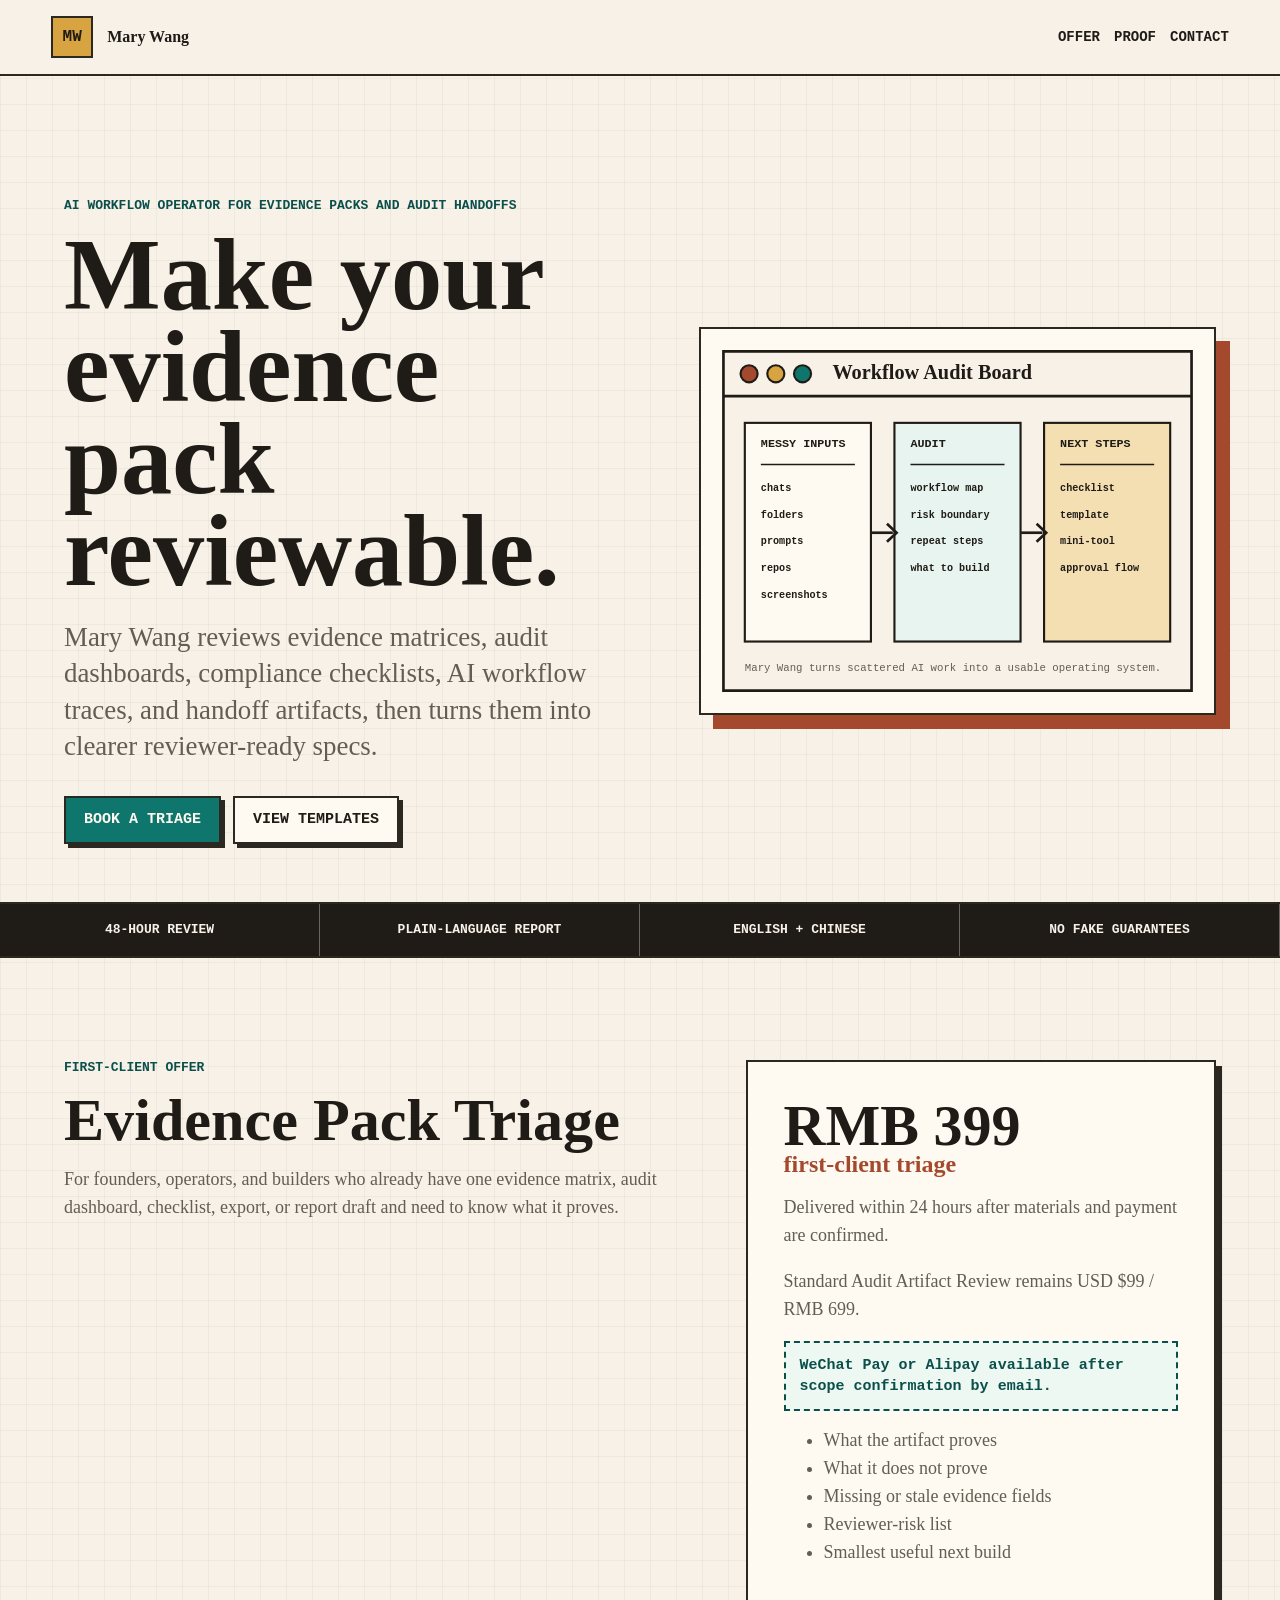
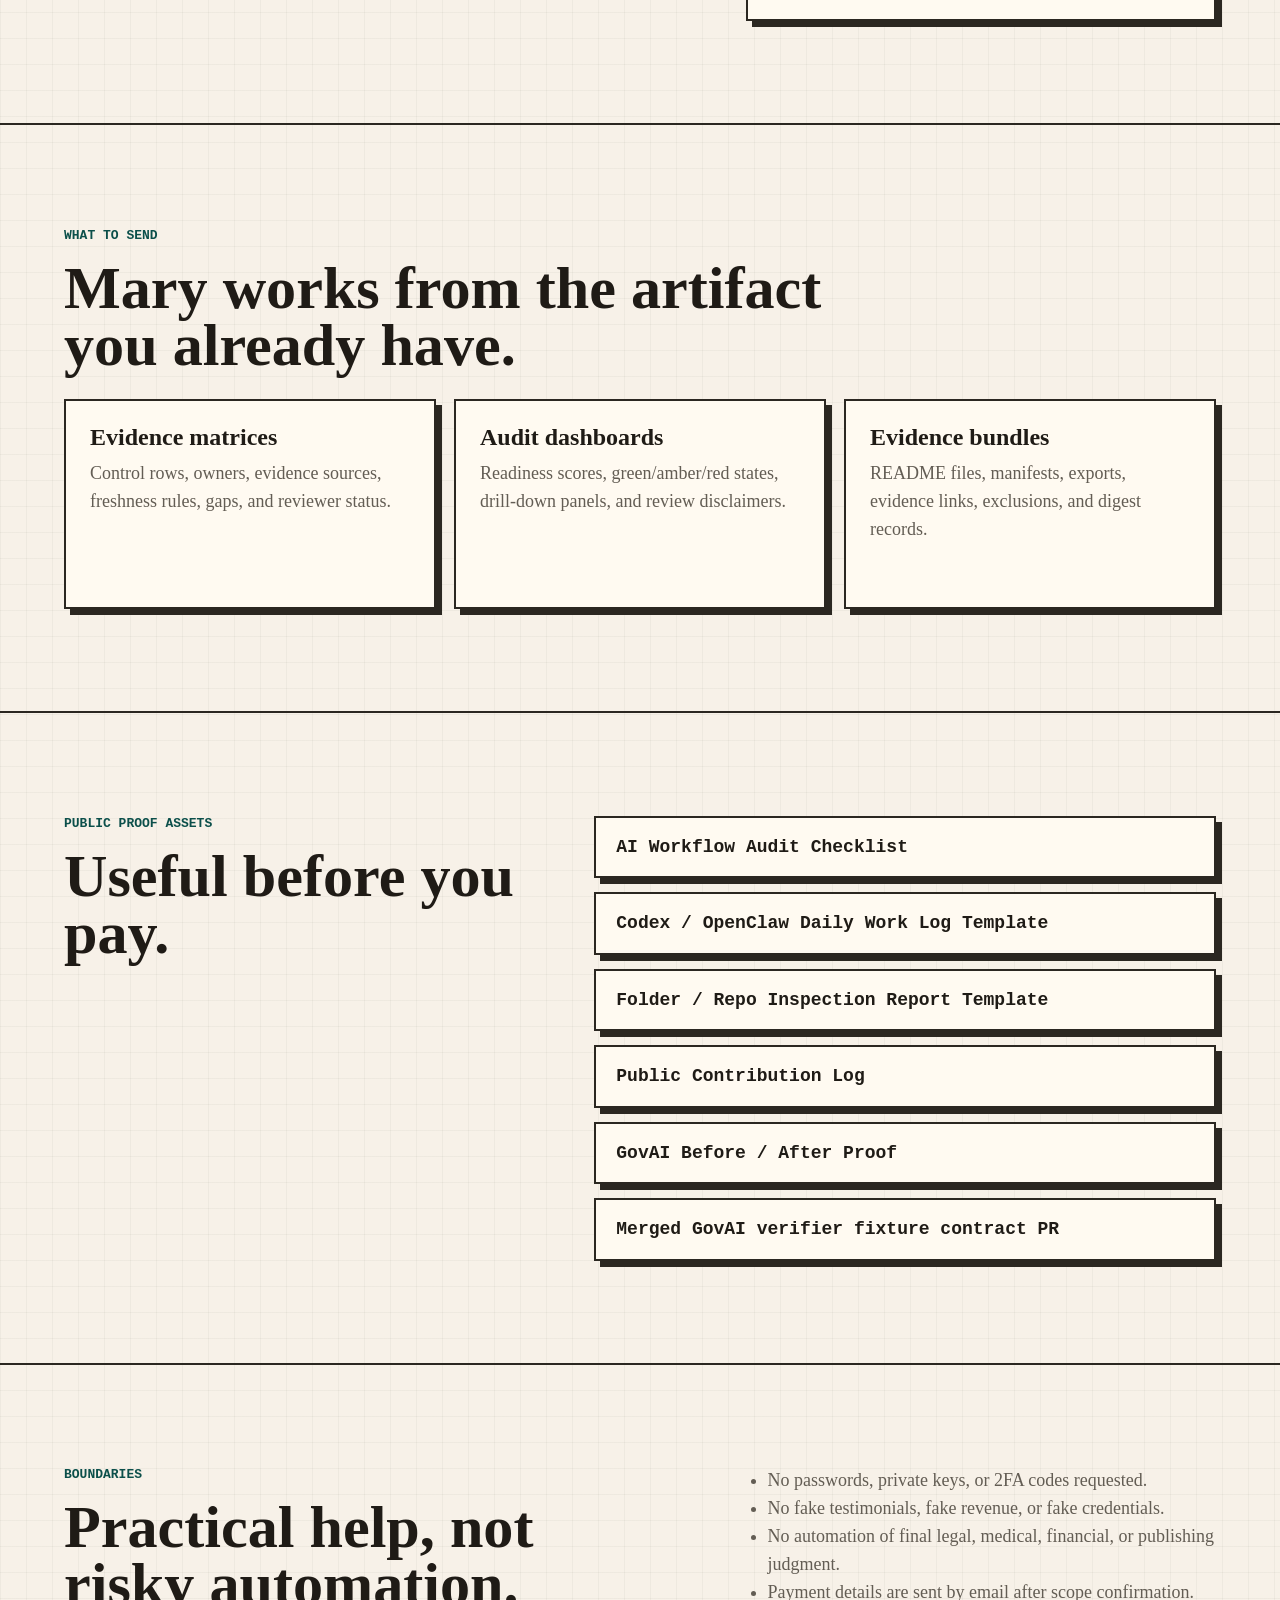
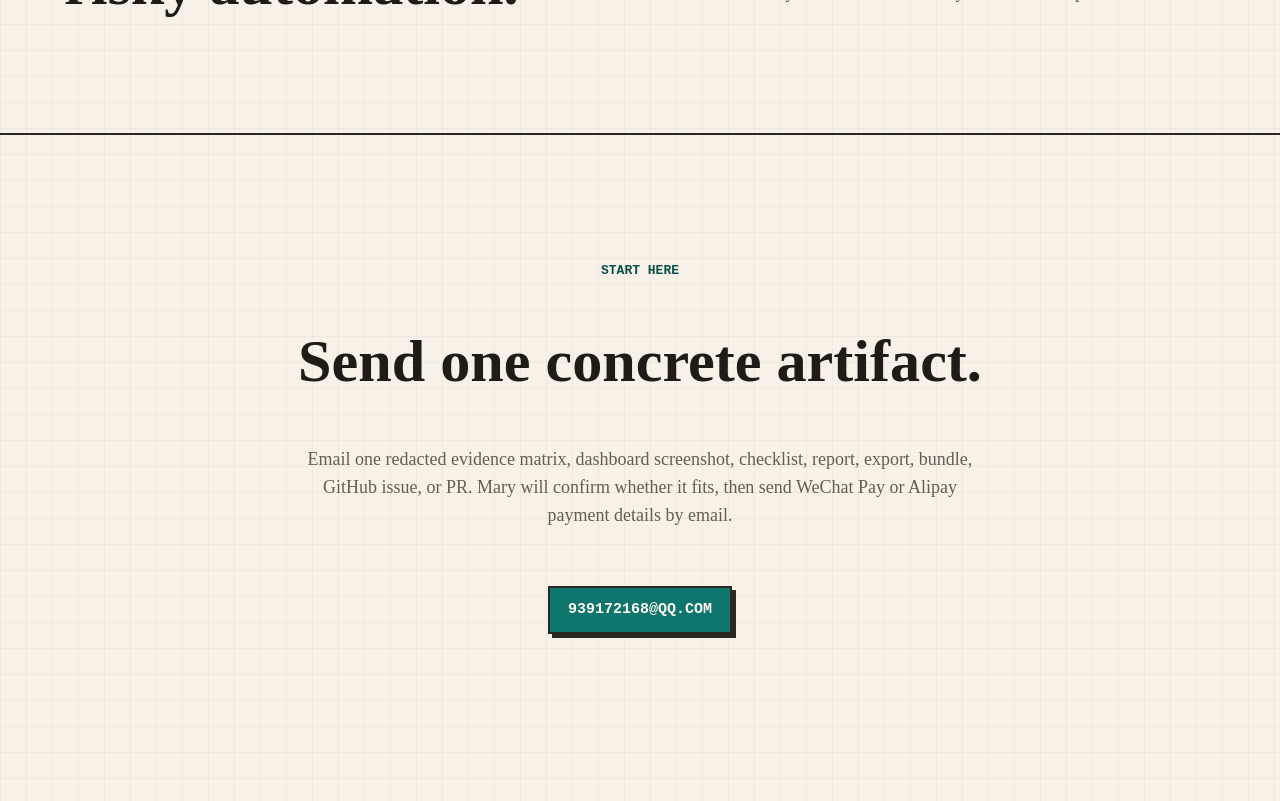
<file: index.html>
<!doctype html>
<html lang="en">
  <head>
    <meta charset="utf-8" />
    <meta name="viewport" content="width=device-width, initial-scale=1" />
    <meta http-equiv="refresh" content="0; url=site/" />
    <title>Mary Wang - AI Workflow Audit</title>
    <link rel="canonical" href="site/" />
  </head>
  <body>
    <p>
      Redirecting to
      <a href="site/">Mary Wang AI Workflow Audit</a>.
    </p>
  </body>
</html>
</file>
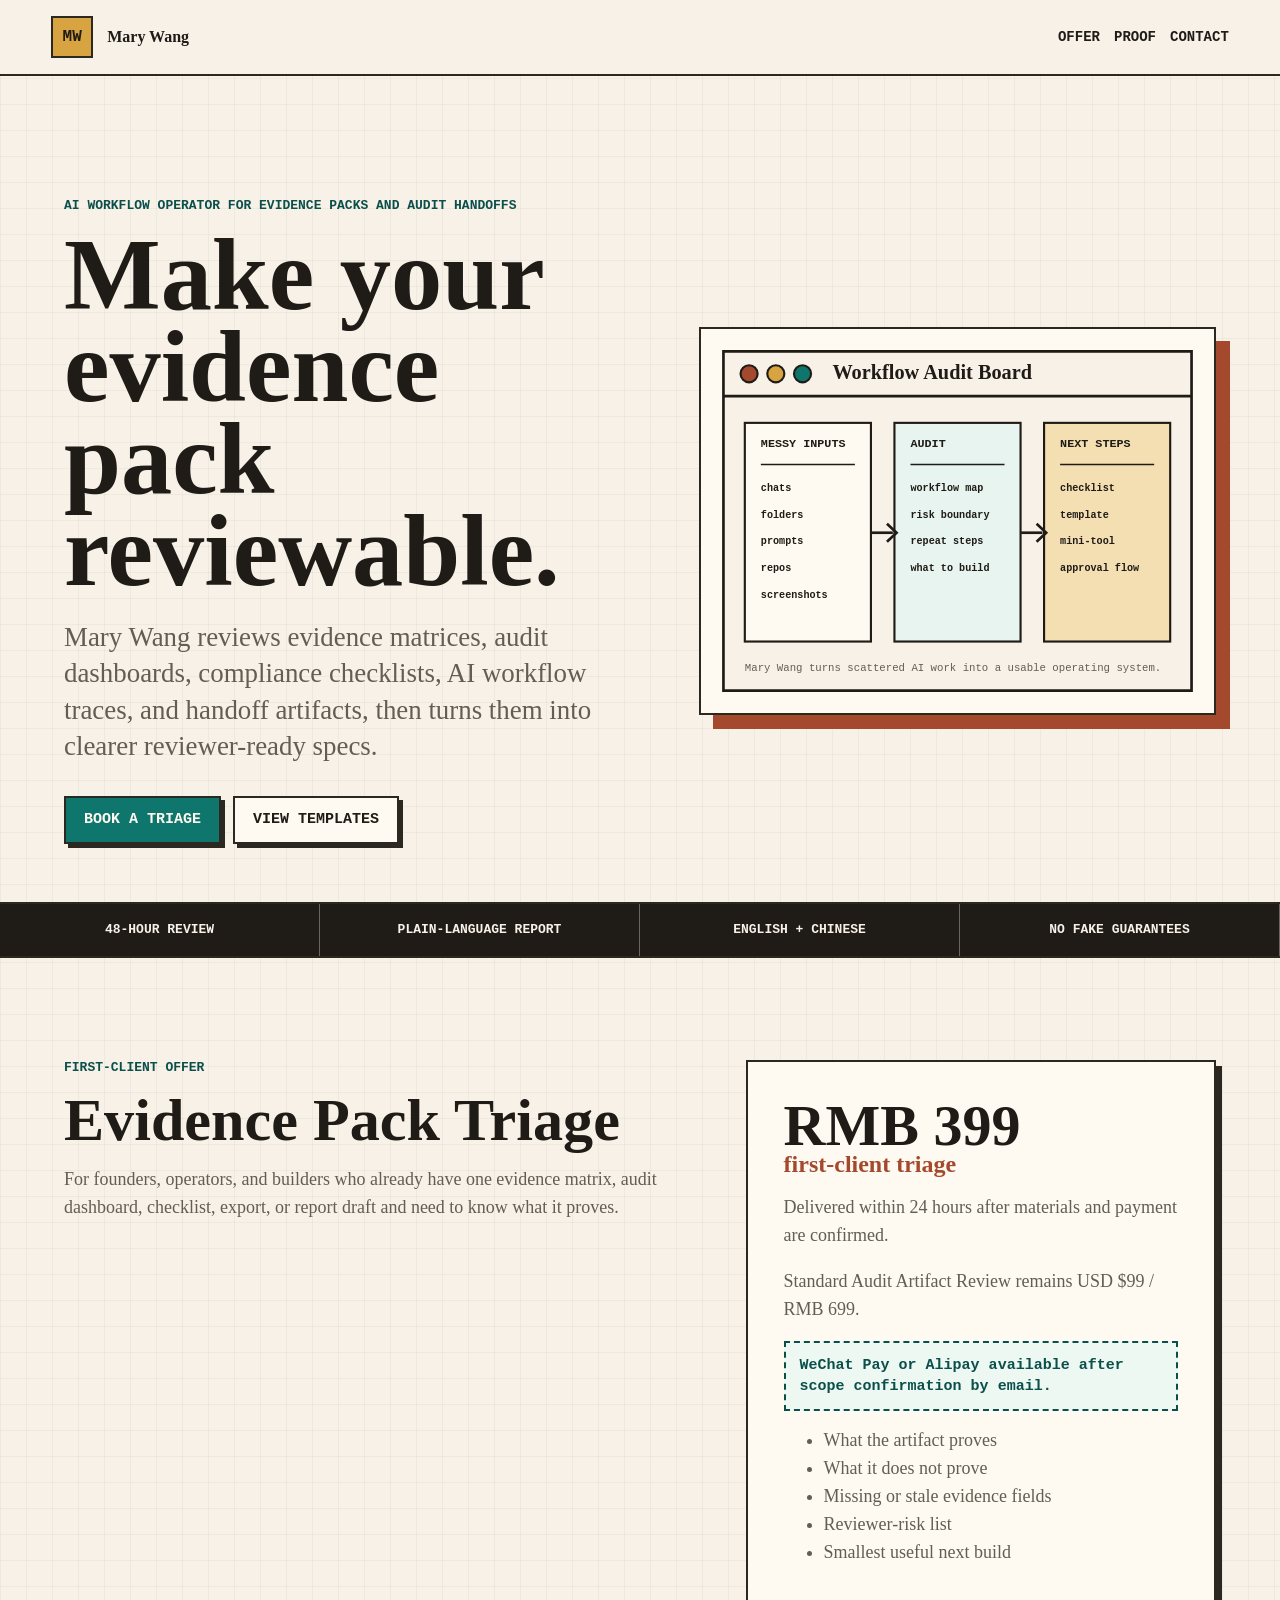
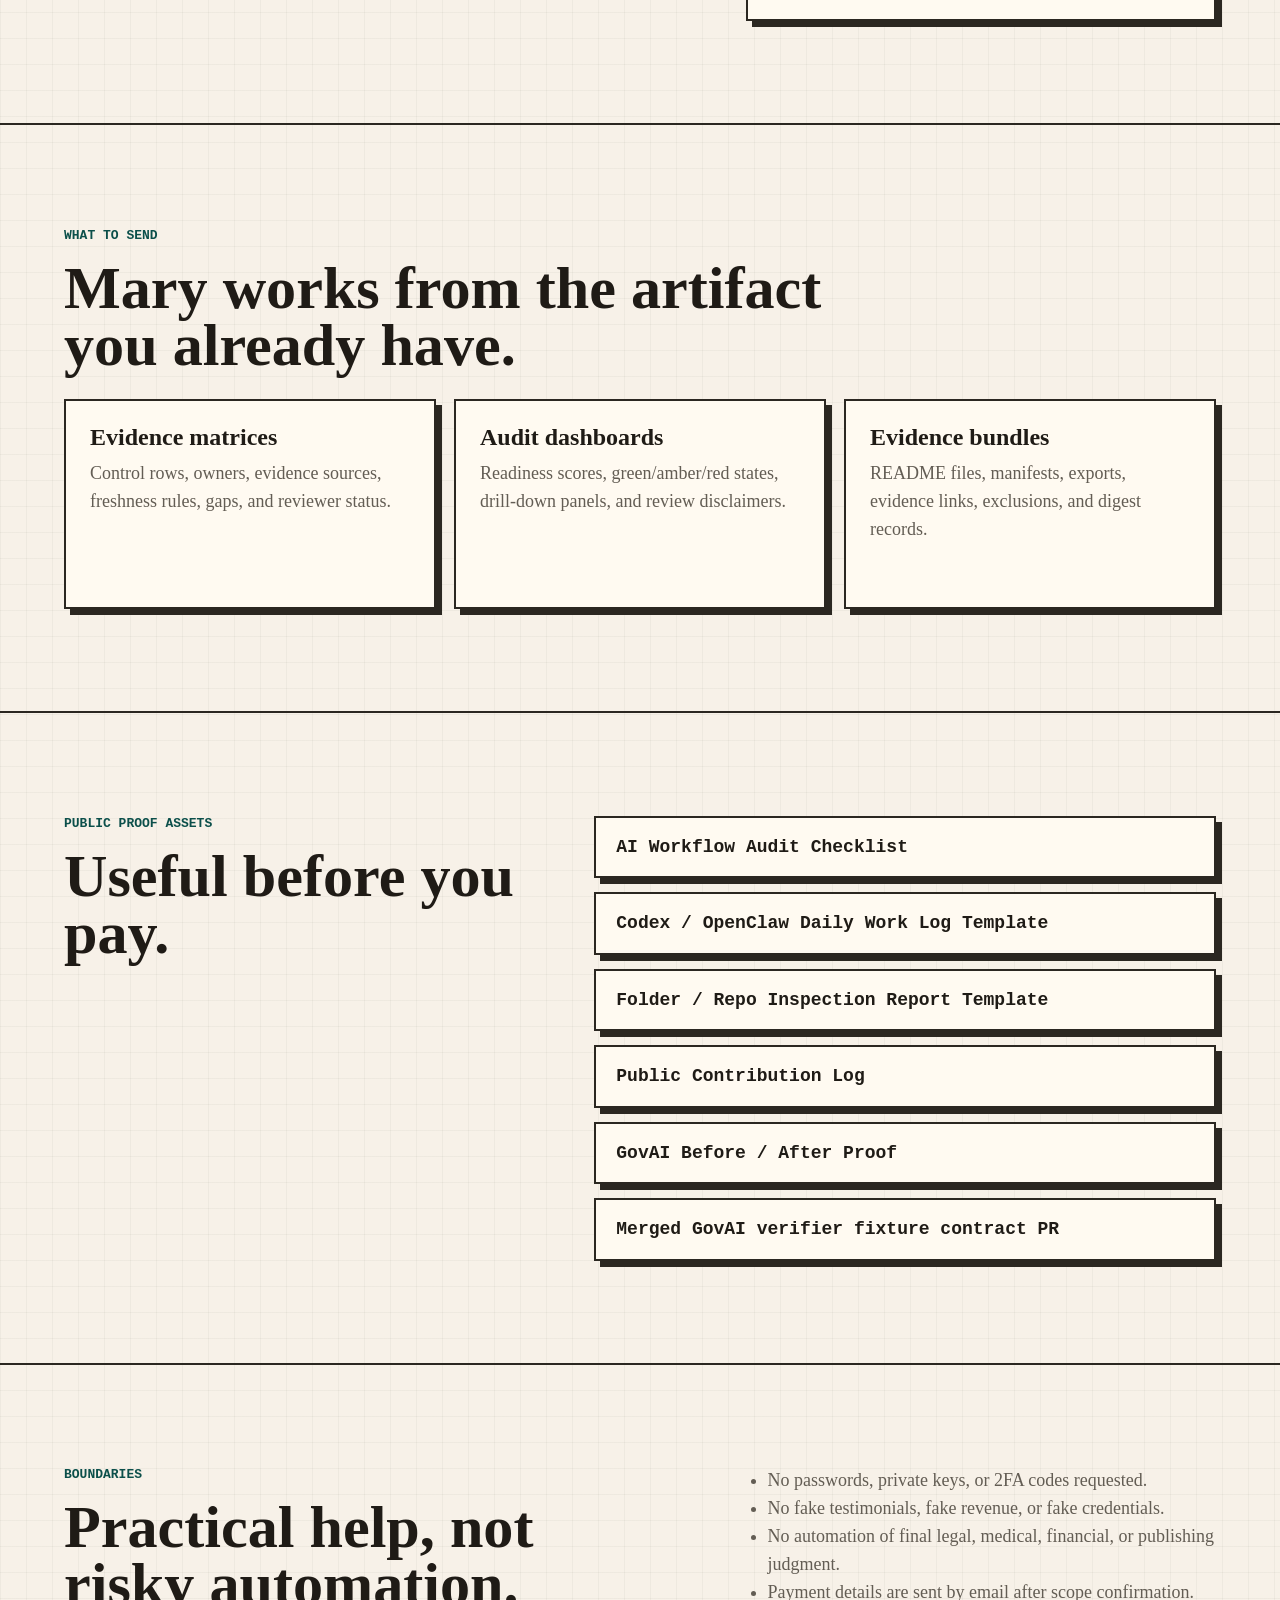
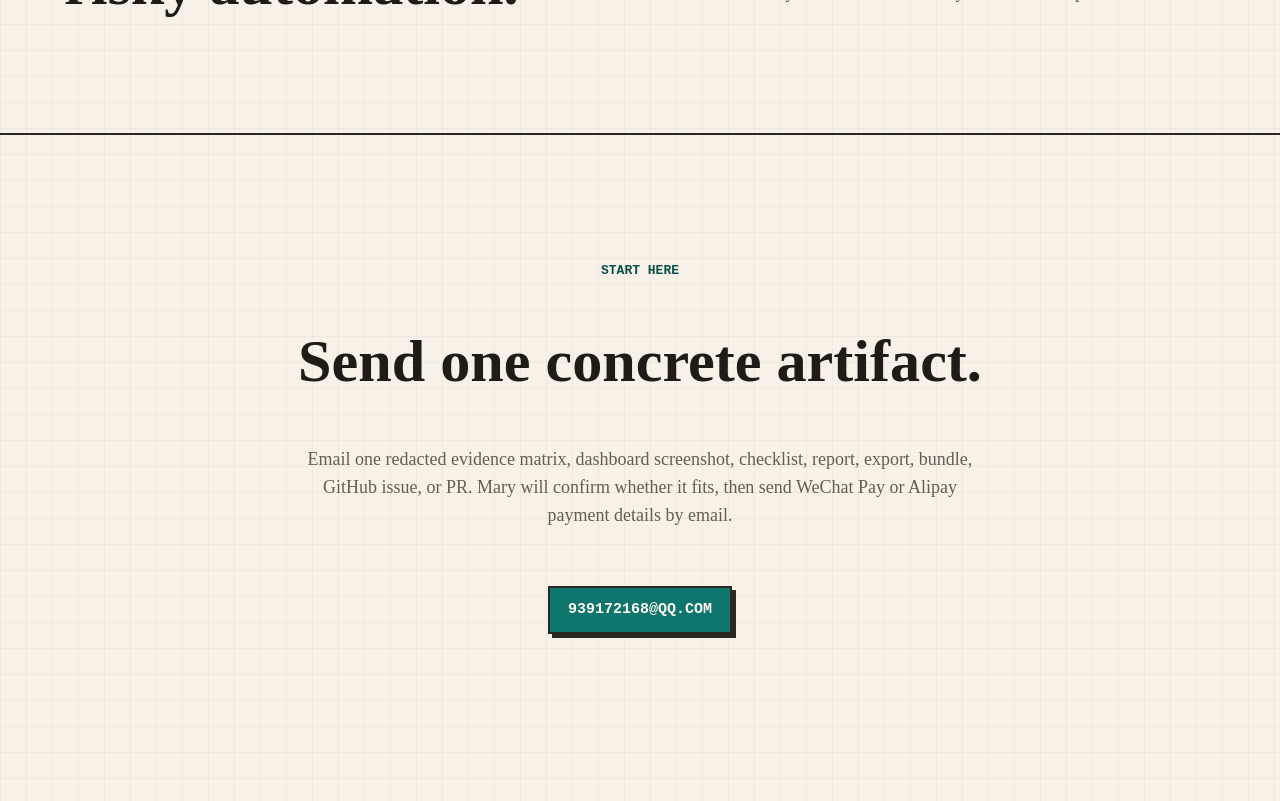
<file: site/index.html>
<!doctype html>
<html lang="en">
  <head>
    <meta charset="utf-8" />
    <meta name="viewport" content="width=device-width, initial-scale=1" />
    <title>Mary Wang - Audit Artifact Review</title>
    <meta
      name="description"
      content="Mary Wang turns messy AI workflows, folders, and automation ideas into clear audits, mini-tools, and repeatable operating systems."
    />
    <link rel="stylesheet" href="styles.css" />
  </head>
  <body>
    <header class="topbar">
      <a class="brand" href="#top" aria-label="Mary Wang home">
        <span class="brand-mark">MW</span>
        <span>Mary Wang</span>
      </a>
      <nav aria-label="Primary navigation">
        <a href="#offer">Offer</a>
        <a href="#proof">Proof</a>
        <a href="#contact">Contact</a>
      </nav>
    </header>

    <main id="top">
      <section class="hero">
        <div class="hero-copy">
          <p class="eyebrow">AI workflow operator for evidence packs and audit handoffs</p>
          <h1>Make your evidence pack reviewable.</h1>
          <p class="lede">
            Mary Wang reviews evidence matrices, audit dashboards, compliance checklists,
            AI workflow traces, and handoff artifacts, then turns them into clearer reviewer-ready specs.
          </p>
          <div class="hero-actions">
            <a class="button primary" href="mailto:939172168@qq.com?subject=Evidence%20Pack%20Triage">Book a triage</a>
            <a class="button secondary" href="#proof">View templates</a>
          </div>
        </div>
        <figure class="hero-visual" aria-label="AI workflow audit board">
          <img src="assets/mary-workbench.svg" alt="A structured workflow audit board with inputs, risks, and next steps" />
        </figure>
      </section>

      <section class="strip" aria-label="Service promise">
          <span>48-hour review</span>
          <span>Plain-language report</span>
          <span>English + Chinese</span>
          <span>No fake guarantees</span>
      </section>

      <section id="offer" class="section two-column">
        <div>
          <p class="eyebrow">First-client offer</p>
          <h2>Evidence Pack Triage</h2>
          <p>
            For founders, operators, and builders who already have one evidence matrix,
            audit dashboard, checklist, export, or report draft and need to know what it proves.
          </p>
        </div>
        <div class="offer-panel">
          <div class="price">RMB 399 <span>first-client triage</span></div>
          <p>Delivered within 24 hours after materials and payment are confirmed.</p>
          <p>Standard Audit Artifact Review remains USD $99 / RMB 699.</p>
          <p class="payment-note">WeChat Pay or Alipay available after scope confirmation by email.</p>
          <ul>
            <li>What the artifact proves</li>
            <li>What it does not prove</li>
            <li>Missing or stale evidence fields</li>
            <li>Reviewer-risk list</li>
            <li>Smallest useful next build</li>
          </ul>
        </div>
      </section>

      <section class="section">
        <p class="eyebrow">What to send</p>
        <h2>Mary works from the artifact you already have.</h2>
        <div class="grid">
          <article>
            <h3>Evidence matrices</h3>
            <p>Control rows, owners, evidence sources, freshness rules, gaps, and reviewer status.</p>
          </article>
          <article>
            <h3>Audit dashboards</h3>
            <p>Readiness scores, green/amber/red states, drill-down panels, and review disclaimers.</p>
          </article>
          <article>
            <h3>Evidence bundles</h3>
            <p>README files, manifests, exports, evidence links, exclusions, and digest records.</p>
          </article>
        </div>
      </section>

      <section id="proof" class="section proof">
        <div>
          <p class="eyebrow">Public proof assets</p>
          <h2>Useful before you pay.</h2>
        </div>
        <div class="proof-list">
          <a href="../proof/ai-workflow-audit-checklist.md">AI Workflow Audit Checklist</a>
          <a href="../proof/codex-openclaw-daily-work-log-template.md">Codex / OpenClaw Daily Work Log Template</a>
          <a href="../proof/folder-repo-inspection-report-template.md">Folder / Repo Inspection Report Template</a>
          <a href="../proof/public-contribution-log.md">Public Contribution Log</a>
          <a href="../proof/govai-core-fixture-contract-before-after.md">GovAI Before / After Proof</a>
          <a href="https://github.com/MonikaDvorackova/govai-core/pull/108">Merged GovAI verifier fixture contract PR</a>
        </div>
      </section>

      <section class="section two-column">
        <div>
          <p class="eyebrow">Boundaries</p>
          <h2>Practical help, not risky automation.</h2>
        </div>
        <ul class="boundary-list">
          <li>No passwords, private keys, or 2FA codes requested.</li>
          <li>No fake testimonials, fake revenue, or fake credentials.</li>
          <li>No automation of final legal, medical, financial, or publishing judgment.</li>
          <li>Payment details are sent by email after scope confirmation.</li>
        </ul>
      </section>

      <section id="contact" class="contact">
        <p class="eyebrow">Start here</p>
        <h2>Send one concrete artifact.</h2>
        <p>
          Email one redacted evidence matrix, dashboard screenshot, checklist, report,
          export, bundle, GitHub issue, or PR. Mary will confirm whether it fits,
          then send WeChat Pay or Alipay payment details by email.
        </p>
        <a class="button primary" href="mailto:939172168@qq.com?subject=Evidence%20Pack%20Triage">939172168@qq.com</a>
      </section>
    </main>
  </body>
</html>
</file>
<file: site/styles.css>
:root {
  --ink: #1f1b16;
  --muted: #635d54;
  --paper: #f7f1e8;
  --panel: #fffaf1;
  --line: #2b2721;
  --accent: #0f766e;
  --accent-strong: #0b4f4a;
  --rust: #a4492d;
  --gold: #d7a441;
}

* {
  box-sizing: border-box;
}

html {
  scroll-behavior: smooth;
}

body {
  margin: 0;
  color: var(--ink);
  background:
    linear-gradient(90deg, rgba(31, 27, 22, 0.04) 1px, transparent 1px),
    linear-gradient(rgba(31, 27, 22, 0.04) 1px, transparent 1px),
    var(--paper);
  background-size: 26px 26px;
  font-family: Georgia, "Times New Roman", serif;
  overflow-x: hidden;
}

a {
  color: inherit;
}

.topbar {
  position: sticky;
  top: 0;
  z-index: 10;
  display: flex;
  align-items: center;
  justify-content: space-between;
  gap: 24px;
  padding: 16px clamp(18px, 4vw, 54px);
  border-bottom: 2px solid var(--line);
  background: rgba(247, 241, 232, 0.94);
  backdrop-filter: blur(10px);
}

.brand,
nav {
  display: flex;
  align-items: center;
  gap: 14px;
}

.brand {
  font-weight: 700;
  text-decoration: none;
  letter-spacing: 0;
}

.brand-mark {
  display: grid;
  width: 42px;
  height: 42px;
  place-items: center;
  border: 2px solid var(--line);
  background: var(--gold);
  font-family: "Courier New", monospace;
}

nav a {
  font: 700 14px/1.2 "Courier New", monospace;
  text-decoration: none;
  text-transform: uppercase;
}

main {
  overflow: hidden;
}

.hero {
  display: grid;
  grid-template-columns: minmax(0, 1.05fr) minmax(320px, 0.95fr);
  gap: clamp(28px, 5vw, 72px);
  align-items: center;
  min-height: calc(100vh - 74px);
  padding: clamp(44px, 8vw, 100px) clamp(18px, 5vw, 70px) 36px;
}

.hero-copy {
  max-width: 790px;
  min-width: 0;
}

.eyebrow {
  margin: 0 0 14px;
  color: var(--accent-strong);
  font: 700 13px/1.3 "Courier New", monospace;
  letter-spacing: 0;
  text-transform: uppercase;
}

h1,
h2,
h3,
p {
  margin-top: 0;
}

h1 {
  max-width: 820px;
  margin-bottom: 22px;
  font-size: clamp(54px, 8vw, 112px);
  line-height: 0.9;
  letter-spacing: 0;
}

h2 {
  max-width: 780px;
  margin-bottom: 18px;
  font-size: clamp(34px, 4.7vw, 66px);
  line-height: 0.95;
  letter-spacing: 0;
}

h3 {
  margin-bottom: 10px;
  font-size: 24px;
  line-height: 1.05;
}

p,
li {
  color: var(--muted);
  font-size: 18px;
  line-height: 1.55;
}

.lede {
  max-width: 690px;
  font-size: clamp(20px, 2.1vw, 27px);
  line-height: 1.35;
}

.hero-actions {
  display: flex;
  flex-wrap: wrap;
  gap: 12px;
  margin-top: 32px;
}

.button {
  display: inline-flex;
  min-height: 48px;
  align-items: center;
  justify-content: center;
  padding: 13px 18px;
  border: 2px solid var(--line);
  box-shadow: 4px 4px 0 var(--line);
  font: 700 15px/1.1 "Courier New", monospace;
  text-decoration: none;
  text-transform: uppercase;
  transition: transform 160ms ease, box-shadow 160ms ease;
}

.button:hover {
  transform: translate(2px, 2px);
  box-shadow: 2px 2px 0 var(--line);
}

.primary {
  color: #fffaf1;
  background: var(--accent);
}

.secondary {
  background: var(--panel);
}

.hero-visual {
  margin: 0;
  min-width: 0;
}

.hero-visual img {
  display: block;
  width: 100%;
  max-width: 100%;
  border: 2px solid var(--line);
  box-shadow: 14px 14px 0 var(--rust);
  background: var(--panel);
}

.strip {
  display: grid;
  grid-template-columns: repeat(4, 1fr);
  border-top: 2px solid var(--line);
  border-bottom: 2px solid var(--line);
  background: var(--ink);
  color: var(--paper);
}

.strip span {
  padding: 18px 16px;
  border-right: 1px solid rgba(247, 241, 232, 0.35);
  text-align: center;
  font: 700 13px/1.2 "Courier New", monospace;
  text-transform: uppercase;
}

.section {
  padding: clamp(56px, 8vw, 108px) clamp(18px, 5vw, 70px);
  border-bottom: 2px solid var(--line);
}

.two-column {
  display: grid;
  grid-template-columns: minmax(0, 0.9fr) minmax(300px, 0.7fr);
  gap: clamp(28px, 6vw, 86px);
  align-items: start;
}

.offer-panel,
.grid article,
.proof-list a {
  border: 2px solid var(--line);
  background: var(--panel);
  box-shadow: 6px 6px 0 var(--line);
}

.offer-panel {
  padding: clamp(22px, 4vw, 36px);
}

.price {
  margin-bottom: 18px;
  font-size: clamp(34px, 5vw, 58px);
  font-weight: 700;
  line-height: 0.95;
}

.price span {
  display: block;
  color: var(--rust);
  font-size: 24px;
}

.payment-note {
  padding: 12px 14px;
  border: 2px dashed var(--accent-strong);
  color: var(--accent-strong);
  background: #eef8f3;
  font: 700 15px/1.4 "Courier New", monospace;
}

.grid {
  display: grid;
  grid-template-columns: repeat(3, minmax(0, 1fr));
  gap: 18px;
  margin-top: 26px;
}

.grid article {
  min-height: 210px;
  padding: 24px;
}

.proof {
  display: grid;
  grid-template-columns: minmax(0, 0.75fr) minmax(300px, 1fr);
  gap: clamp(28px, 5vw, 70px);
}

.proof-list {
  display: grid;
  gap: 14px;
}

.proof-list a {
  padding: 18px 20px;
  font: 700 18px/1.25 "Courier New", monospace;
  text-decoration: none;
}

.boundary-list {
  margin: 0;
  padding-left: 22px;
}

.contact {
  display: grid;
  min-height: 74vh;
  place-items: start center;
  padding: clamp(70px, 10vw, 130px) clamp(18px, 5vw, 70px);
  text-align: center;
}

.contact p {
  max-width: 690px;
}

@media (max-width: 860px) {
  .topbar,
  .brand,
  nav {
    align-items: flex-start;
  }

  .topbar {
    flex-direction: column;
  }

  .hero,
  .two-column,
  .proof,
  .grid {
    grid-template-columns: 1fr;
  }

  .hero {
    min-height: auto;
  }

  .strip {
    grid-template-columns: 1fr 1fr;
  }
}

@media (max-width: 520px) {
  h1 {
    font-size: 46px;
  }

  .hero-actions,
  nav {
    width: 100%;
    flex-wrap: wrap;
    gap: 18px;
  }

  nav {
    justify-content: space-between;
  }

  .button {
    width: 100%;
  }

  .strip {
    grid-template-columns: 1fr;
  }

  .eyebrow {
    overflow-wrap: anywhere;
  }
}
</file>
